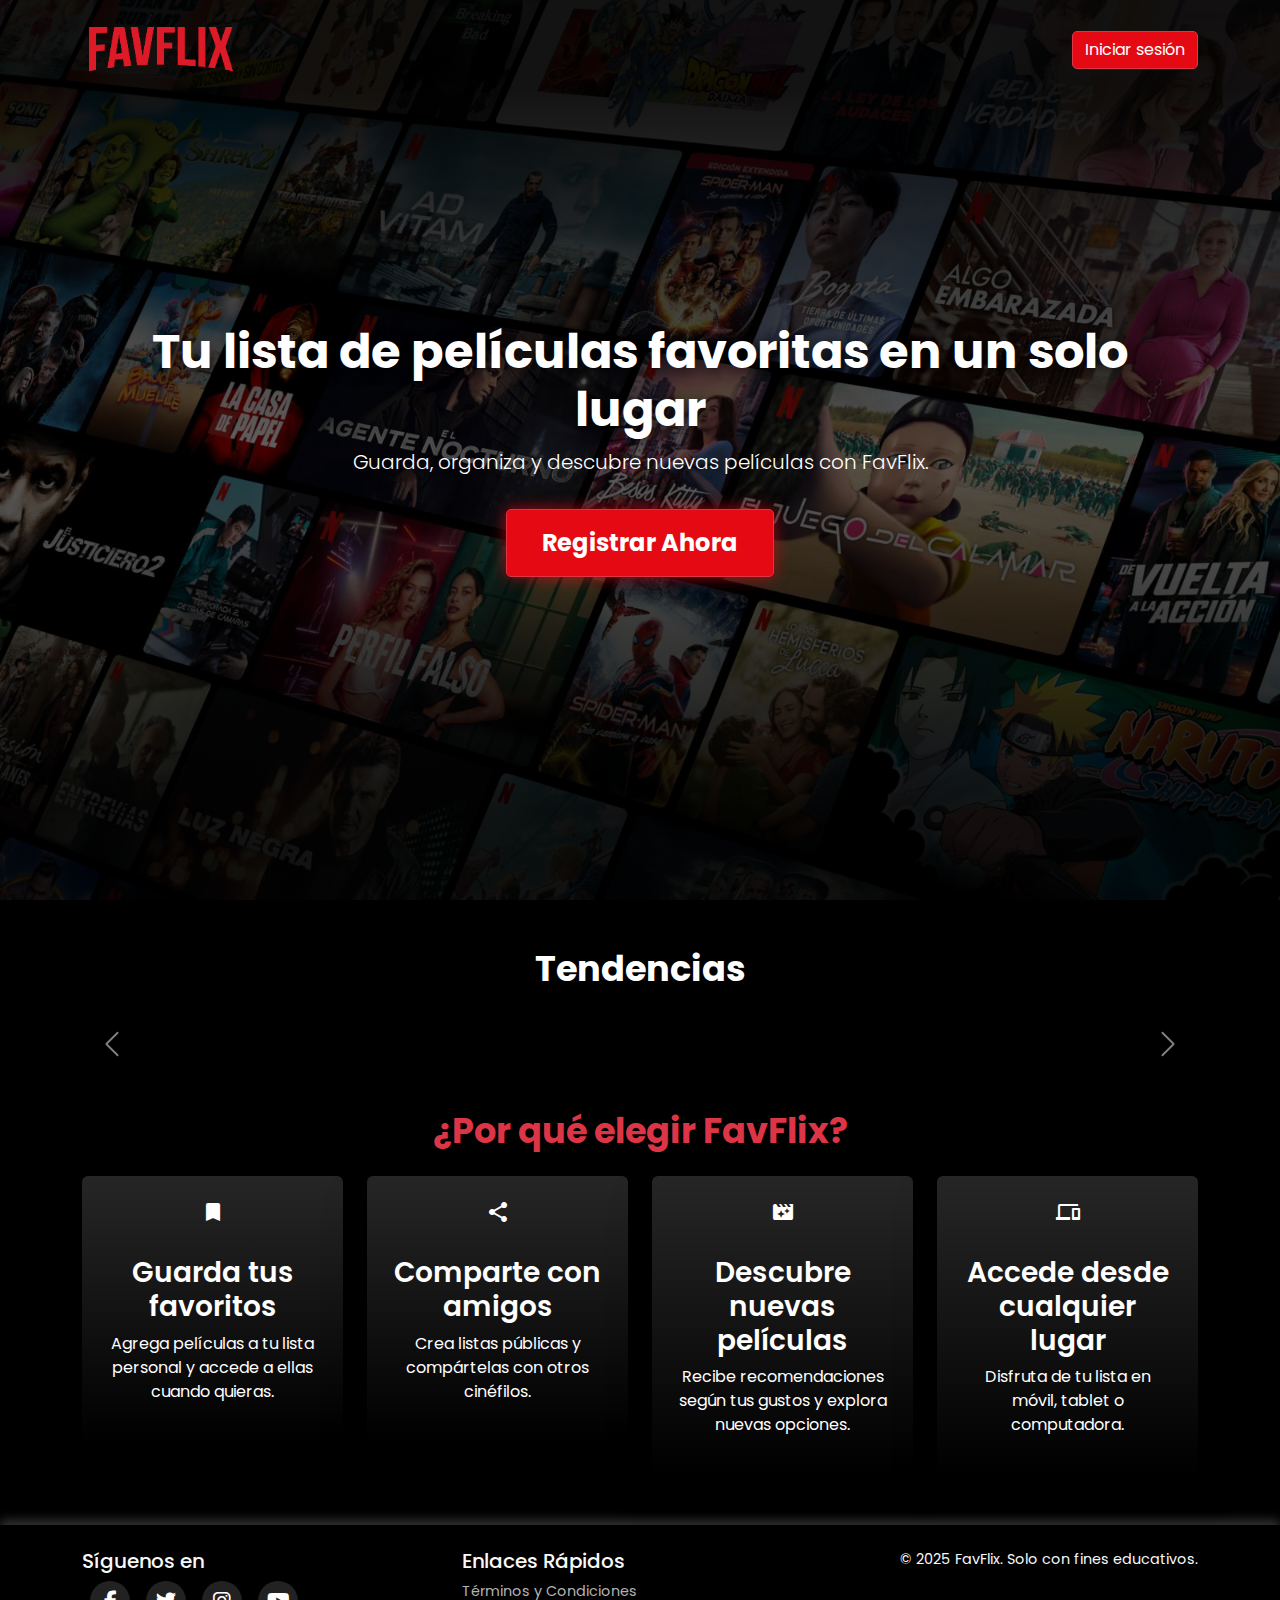
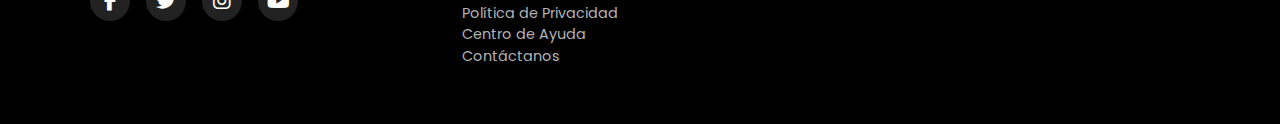
<file: index.html>
<!DOCTYPE html>
<html lang="en">
<head>
  <!-- Configuración básica del documento -->
  <meta charset="UTF-8">
  <meta name="viewport" content="width=device-width, initial-scale=1.0">
  <meta http-equiv="X-UA-Compatible" content="IE=edge">

  <!-- Información para SEO y accesibilidad -->
  <title>FavFlix: Tu plataforma de películas favorita</title>
  <meta name="description" content="FavFlix te permite guardar, organizar y compartir tus películas favoritas en un solo lugar.">
  <meta name="author" content="FavFlix - Grupo 1">
  <meta name="robots" content="index, follow">
  <link rel="icon" href="./assets/img/favicon.ico" type="image/x-icon">

  <!-- Enlaces a hojas de estilo -->
  <link href="https://cdn.jsdelivr.net/npm/bootstrap@5.3.3/dist/css/bootstrap.min.css" rel="stylesheet">
  <link rel="stylesheet" href="./assets/css/styles.css">
  <link href="https://fonts.googleapis.com/icon?family=Material+Icons" rel="stylesheet">
  <link rel="stylesheet" href="https://cdnjs.cloudflare.com/ajax/libs/font-awesome/6.4.2/css/all.min.css">
  <link href="https://fonts.googleapis.com/css2?family=Poppins:wght@300;400;600;700&display=swap" rel="stylesheet">
</head>

<body>
  <!-- Barra de navegación -->
  <nav class="navbar navbar-expand-lg navbar-dark bg-transparent fixed-top">
      <div class="container">
          <!-- Logo -->
          <a class="navbar-brand" href="index.html">
              <img src="./assets/img/Logo-FavFlix.png" alt="Logo de FavFlix" height="50">
          </a>
          <!-- Botón de inicio de sesión -->
          <div class="ms-auto">
              <button class="btn btn-danger" onclick="location.href='/pages/login.html'">Iniciar sesión</button>
          </div>
      </div>
  </nav>

<!-- Sección principal (Hero) -->
    <header class="hero text-center text-white d-flex align-items-center justify-content-center">
      <div class="container">
          <h1 class="fw-bold">Tu lista de películas favoritas en un solo lugar</h1>
          <p class="lead">Guarda, organiza y descubre nuevas películas con FavFlix.</p>
          <button class="btn btn-danger btn-lg mt-3" onclick="location.href='/pages/register.html'">Registrar Ahora</button>
      </div>
    </header>

    <!-- Sección de tendencias -->
    <section class="trending py-5 bg-black text-white">
      <div class="container">
        <h2 class="mb-4 text-white">Tendencias</h2>
        <div id="carouselExample" class="carousel slide" data-bs-ride="carousel" data-bs-interval="3000" data-bs-touch="true">
          <div class="carousel-inner" id="carousel-container">
            <!-- Las películas se insertarán aquí dinámicamente -->
          </div>
          <button class="carousel-control-prev" type="button" data-bs-target="#carouselExample" data-bs-slide="prev" aria-label="Película anterior">
            <span class="carousel-control-prev-icon" aria-hidden="true"></span>
          </button>
          <button class="carousel-control-next" type="button" data-bs-target="#carouselExample" data-bs-slide="next" aria-label="Película siguiente">
            <span class="carousel-control-next-icon" aria-hidden="true"></span>
          </button>
        </div>
      </div>
    </section>

    <!-- Sección de beneficios -->
    <section class="features py-5 bg-black text-white text-center">
      <div class="container">
        <h2 class="mb-4 text-danger fw-bold">¿Por qué elegir FavFlix?</h2>
        <div class="row g-4">
          <div class="col-sm-6 col-md-3">
            <div class="feature-card p-4 rounded shadow-lg bg-gradient text-white position-relative overflow-hidden">
              <div class="feature-overlay"></div>
              <span class="material-icons feature-icon mb-3">bookmark</span>
              <h3 class="mt-3 fw-semibold">Guarda tus favoritos</h3>
              <p>
                Agrega películas a tu lista personal y accede a ellas cuando
                quieras.
              </p>
            </div>
          </div>
          <div class="col-sm-6 col-md-3">
            <div class="feature-card p-4 rounded shadow-lg bg-gradient text-white position-relative overflow-hidden">
              <div class="feature-overlay"></div>
              <span class="material-icons feature-icon mb-3">share</span>
              <h3 class="mt-3 fw-semibold">Comparte con amigos</h3>
              <p>Crea listas públicas y compártelas con otros cinéfilos.</p>
            </div>
          </div>
          <div class="col-sm-6 col-md-3">
            <div class="feature-card p-4 rounded shadow-lg bg-gradient text-white position-relative overflow-hidden">
              <div class="feature-overlay"></div>
              <span class="material-icons feature-icon mb-3">movie_filter</span>
              <h3 class="mt-3 fw-semibold">Descubre nuevas películas</h3>
              <p>
                Recibe recomendaciones según tus gustos y explora nuevas
                opciones.
              </p>
            </div>
          </div>
          <div class="col-sm-6 col-md-3">
            <div class="feature-card p-4 rounded shadow-lg bg-gradient text-white position-relative overflow-hidden">
              <div class="feature-overlay"></div>
              <span class="material-icons feature-icon mb-3">devices</span>
              <h3 class="mt-3 fw-semibold">Accede desde cualquier lugar</h3>
              <p>Disfruta de tu lista en móvil, tablet o computadora.</p>
            </div>
          </div>
        </div>
      </div>
    </section>

    <!-- Modal -->
    <div id="movieModal" class="modal fade" tabindex="-1" aria-hidden="true">
      <div class="modal-dialog modal-dialog-centered modal-xl">
        <div class="modal-content">
          <!-- Botón de cierre (X) -->
          <button type="button" class="close-btn" data-bs-dismiss="modal" aria-label="Cerrar">
            &times;
          </button>

          <div class="modal-body p-0">
            <div class="modal-banner">
              <img id="movieImage" class="modal-img" alt="Imagen de la película"/>
            </div>
            <div class="modal-info">
              <h2 id="movieTitle" class="movie-title"></h2>
              <div class="movie-meta">
                <span id="movieYear"></span> | <span id="movieGenres"></span> |
                <span>16+</span>
              </div>
              <p id="movieOverview" class="movie-overview"></p>
              <button class="btn btn-netflix" onclick="location.href='/pages/register.html'">
                Comienza ya
              </button>
            </div>
          </div>
        </div>
      </div>
    </div>

    <!-- Footer -->
    <footer class="bg-black text-light py-4">
      <div class="container">
        <div class="row text-center text-md-start">
          <!-- Redes Sociales -->
          <div class="col-md-4 mb-3">
            <h5>Síguenos en</h5>
            <div class="d-flex justify-content-center justify-content-md-start">
              <a href="https://www.facebook.com" target="_blank" class="social-icon" >
                <i class="fab fa-facebook-f"></i>
              </a>
              <a href="https://www.twitter.com" target="_blank" class="social-icon">
                <i class="fab fa-twitter"></i>
              </a>
              <a href="https://www.instagram.com" target="_blank" class="social-icon">
                <i class="fab fa-instagram"></i>
              </a>
              <a href="https://www.youtube.com" target="_blank" class="social-icon">
                <i class="fab fa-youtube"></i>
              </a>
            </div>
          </div>

          <!-- Enlaces útiles -->
          <div class="col-md-4 mb-3">
            <h5>Enlaces Rápidos</h5>
            <ul class="list-unstyled">
              <li><a href="#">Términos y Condiciones</a></li>
              <li><a href="#">Política de Privacidad</a></li>
              <li><a href="#">Centro de Ayuda</a></li>
              <li><a href="#">Contáctanos</a></li>
            </ul>
          </div>

          <!-- Copyright -->
          <div class="col-md-4 text-center text-md-end">
            <p class="mb-0">&copy; 2025 FavFlix. Solo con fines educativos.</p>
          </div>
        </div>
      </div>
    </footer>

    <script
      src="https://cdn.jsdelivr.net/npm/bootstrap@5.3.3/dist/js/bootstrap.bundle.min.js"
      integrity="sha384-YvpcrYf0tY3lHB60NNkmXc5s9fDVZLESaAA55NDzOxhy9GkcIdslK1eN7N6jIeHz"
      crossorigin="anonymous"
    ></script>
    <script src="./assets/js/main.js"></script>
  </body>
</html>
</file>
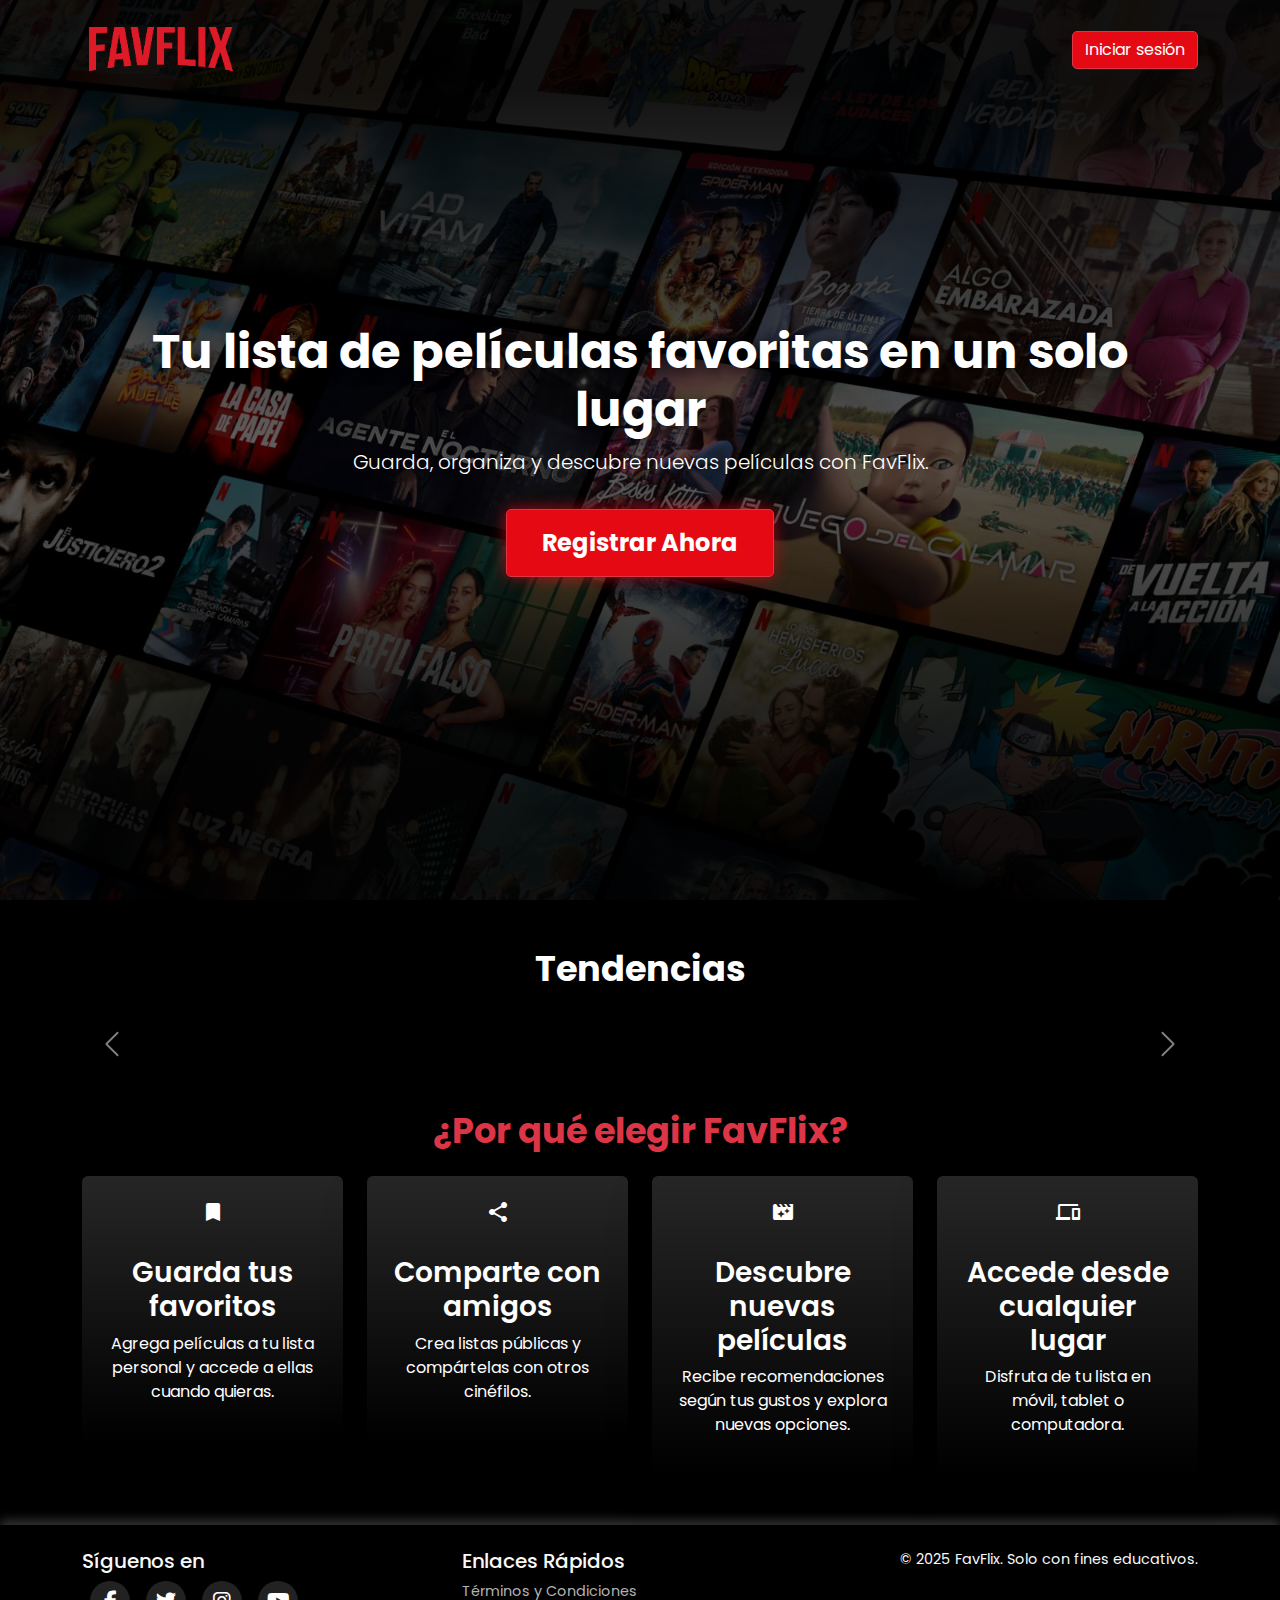
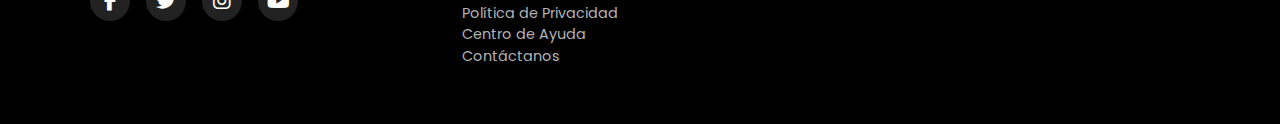
<file: pages/dashboard.html>
<!DOCTYPE html>
<html lang="en">
  <head>
    <meta charset="UTF-8" />
    <meta name="viewport" content="width=device-width, initial-scale=1.0" />
    <meta http-equiv="X-UA-Compatible" content="IE=edge" />

    <!-- Información para SEO y accesibilidad -->
    <title>FavFlix: Tu plataforma de películas favorita</title>
    <meta name="description" content="FavFlix te permite guardar, organizar y compartir tus películas favoritas en un solo lugar.">
    <meta name="author" content="FavFlix - Grupo 1">
    <meta name="robots" content="index, follow">
    <link rel="icon" href="./assets/img/favicon.ico" type="image/x-icon">

    <!-- Enlaces a hojas de estilo -->
    <link href="https://cdn.jsdelivr.net/npm/bootstrap@5.3.3/dist/css/bootstrap.min.css" rel="stylesheet"/>
    <link rel="stylesheet" href="https://cdn.jsdelivr.net/npm/bootstrap-icons@1.11.3/font/bootstrap-icons.min.css"/>
    <link rel="stylesheet" href="../assets/css/dashboard.css" />
    <link rel="stylesheet" href="https://cdnjs.cloudflare.com/ajax/libs/font-awesome/6.4.2/css/all.min.css"/>
    <link href="https://fonts.googleapis.com/css2?family=Poppins:wght@300;400;600;700&display=swap" rel="stylesheet">
  </head>

  <body>
    <!-- Sección del encabezado -->
    <header>
      <!-- Barra de navegación principal -->
      <nav class="navbar navbar-expand-lg fixed-top" id="mainNav">
        <div class="container-fluid px-4">
          <div class="d-flex align-items-center">
            <a class="navbar-brand me-0" href="./dashboard.html">
              <img src="../assets/img/Logo-FavFlix.png" alt="FavFlix Logo" class="logo-img"/>
            </a>
            <button class="navbar-toggler" type="button" data-bs-toggle="collapse" data-bs-target="#navbarContent" aria-controls="navbarContent" aria-expanded="false" aria-label="Toggle navigation">
              <span class="navbar-toggler-icon"></span>
            </button>
          </div>

          <!-- Contenido de la navegación -->
          <div class="collapse navbar-collapse" id="navbarContent">
            <ul class="navbar-nav mx-auto mb-2 mb-lg-0">
              <li class="nav-item"><a class="nav-link active" aria-current="page" href="#">Inicio</a></li>
              <li class="nav-item"><a class="nav-link" href="../pages/peliculas.html">Peliculas</a></li>
              <li class="nav-item"><a class="nav-link" href="../pages/misFavoritos.html">Mis Favoritos</a></li>
            </ul>
          </div>

          <!-- Barra de búsqueda y perfil de usuario -->
          <div class="nav-end d-flex align-items-center">
            <!-- Formulario de búsqueda -->
            <form class="search-form" role="search" id="searchForm">
              <div class="search-wrapper">
                <button class="search-toggle" type="button"><i class="bi bi-search"></i></button>
                <input class="search-input" type="search" placeholder="Título, género, actor" aria-label="Search" id="searchInput" required/>
                <div class="search-results"></div>
              </div>
            </form>

            <!-- Menú desplegable de perfil de usuario -->
            <div class="dropdown profile-wrapper">
              <button class="btn profile-btn" type="button" id="profileDropdown" data-bs-toggle="dropdown" aria-expanded="false" aria-haspopup="true" aria-controls="profileMenu">
                <div class="profile-initials">?</div>
              </button>
              <ul class="dropdown-menu dropdown-menu-end" id="profileMenu" aria-labelledby="profileDropdown" role="menu">
                <li role="none"><a class="dropdown-item" href="#" role="menuitem"><i class="bi bi-person"></i> Ver Perfil</a></li>
                <li role="none"><a class="dropdown-item" href="#" role="menuitem"><i class="bi bi-gear"></i> Configuración</a></li>
                <li role="none"><hr class="dropdown-divider" /></li>
                <li role="none"><a class="dropdown-item" href="#" id="logout" role="menuitem"><i class="bi bi-box-arrow-right"></i> Cerrar Sesión</a></li>
              </ul>
            </div>
          </div>
        </div>
      </nav>
    </header>

    <!-- Sección principal -->
    <main>
      <!-- Sección destacada -->
      <section class="hero-section">
        <div class="hero-content">
          <div class="container-fluid px-4">
            <div class="row">
              <div class="col-lg-6">
                <h1 class="hero-title"></h1>
                <p class="hero-description"></p>
                <div class="hero-actions">
                  <button class="btn btn-secondary btn-lg info-btn"><i class="bi bi-info-circle"></i> Más información</button>
                </div>
              </div>
            </div>
          </div>
          <span class="age-rating"></span>
        </div>
        <div class="hero-overlay"></div>
        <div class="hero-fade"></div>
      </section>

      <!-- Catálogo de películas -->
      <section class="Catalogo-peliculas">
        <h5 class="my-3">Películas Populares</h5>
        <div class="peliculas d-flex overflow-x-auto" id="populares"></div>
      </section>
      <section class="Catalogo-peliculas">
        <h5 class="my-3">Películas de Estreno</h5>
        <div class="peliculas d-flex overflow-x-auto" id="estrenos"></div>
      </section>
      <section class="Catalogo-peliculas">
        <h5 class="my-3">Películas más vistas</h5>
        <div class="peliculas d-flex overflow-x-auto" id="vistas"></div>
      </section>
      <section class="Catalogo-peliculas resultados-container">
        <h5 class="my-3">Resultados de búsqueda</h5>
        <div class="peliculas d-flex overflow-x-auto" id="resultados-busqueda"></div>
      </section>

      <!-- Modal de información de película -->
      <div class="modal fade" id="movieModal" tabindex="-1" aria-labelledby="movieModalLabel" aria-hidden="true">
        <div class="modal-dialog">
          <div class="modal-content">
            <div class="modal-header bg-black">
              <h5 class="modal-title" id="movieTitle"></h5>
            </div>
            <div class="modal-body text-center bg-black">
              <img id="movieImage" src="" class="img-fluid mb-3" alt="Movie Poster"/>
              <p id="movieDescription"></p>
              <p><strong>Año:</strong> <span id="movieYear"></span></p>
              <p><strong>Género:</strong> <span id="movieGenre"></span></p>
            </div>
            <div class="modal-footer bg-black">
            </div>
          </div>
        </div>
      </div>
    </main>

    <!-- Pie de página -->
    <footer class="bg-black text-light py-4">
      <div class="container">
        <div class="row text-center text-md-start">
          <!-- Redes Sociales -->
          <div class="col-md-4 mb-3">
            <h5>Síguenos en</h5>
            <div class="d-flex justify-content-center justify-content-md-start">
              <a href="https://www.facebook.com" target="_blank" class="social-icon"><i class="fab fa-facebook-f"></i></a>
              <a href="https://www.twitter.com"  target="_blank" class="social-icon"><i class="fab fa-twitter"></i></a>
              <a href="https://www.instagram.com" target="_blank" class="social-icon"><i class="fab fa-instagram"></i></a>
              <a href="https://www.youtube.com" target="_blank" class="social-icon"><i class="fab fa-youtube"></i></a>
            </div>
          </div>

          <!-- Enlaces útiles -->
          <div class="col-md-4 mb-3">
            <h5>Enlaces Rápidos</h5>
            <ul class="list-unstyled">
              <li><a href="#">Términos y Condiciones</a></li>
              <li><a href="#">Política de Privacidad</a></li>
              <li><a href="#">Centro de Ayuda</a></li>
              <li><a href="#">Contáctanos</a></li>
            </ul>
          </div>

          <!-- Copyright -->
          <div class="col-md-4 text-center text-md-end">
            <p class="mb-0">&copy; 2025 FavFlix. Solo con fines educativos.</p>
          </div>
        </div>
      </div>
    </footer>

    <!-- Enlaces a scripts -->
    <script src="https://cdn.jsdelivr.net/npm/bootstrap@5.3.0/dist/js/bootstrap.bundle.min.js"></script>
    <script src="../assets/js/dashboard.js"></script>
  </body>
</html>
</file>
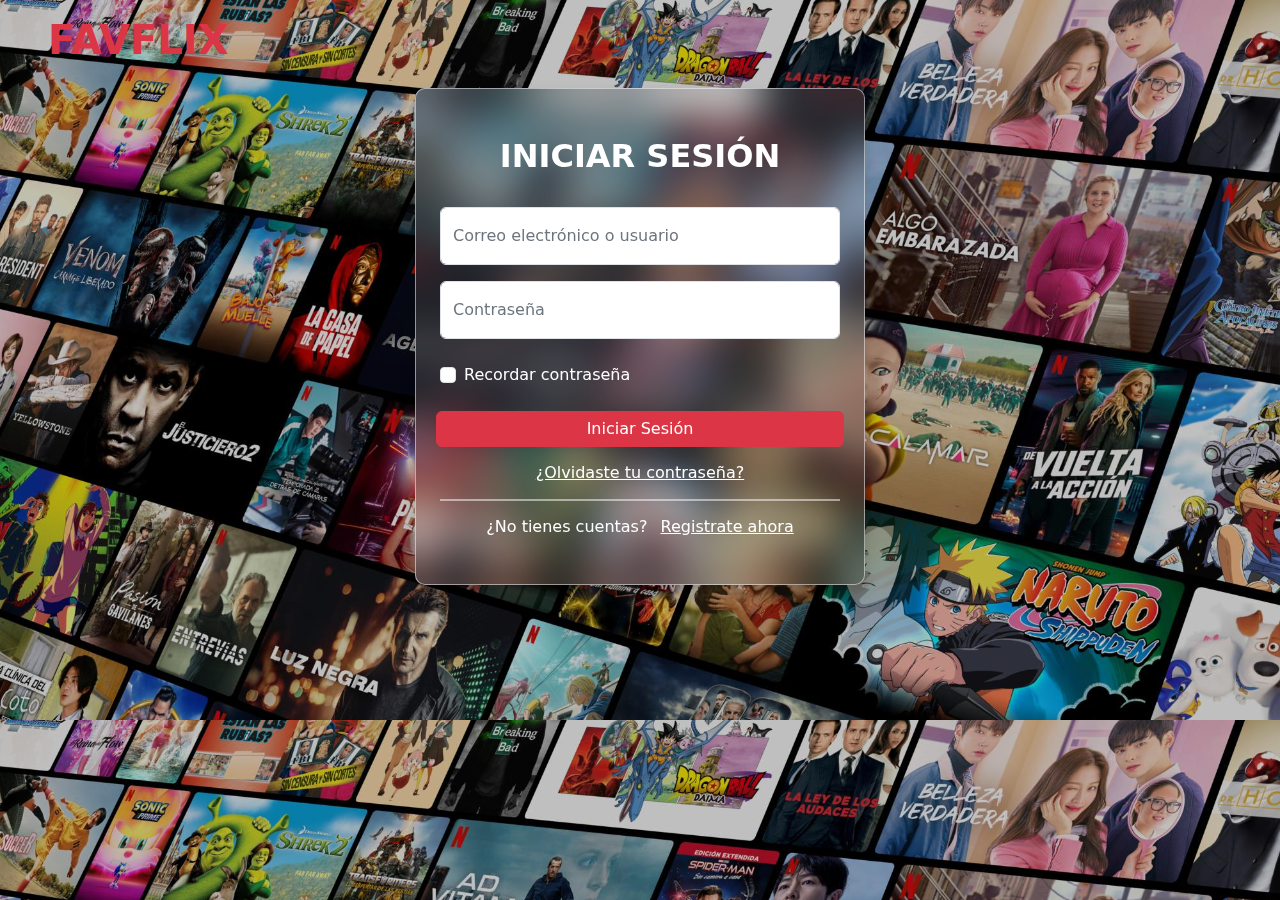
<file: pages/login.html>
<!DOCTYPE html>
<html lang="en">
<head>
    <meta charset="UTF-8">
    <meta name="viewport" content="width=device-width, initial-scale=1.0">
    <title>Iniciar sesion</title>
    <link href="https://cdn.jsdelivr.net/npm/bootstrap@5.3.3/dist/css/bootstrap.min.css" rel="stylesheet" integrity="sha384-QWTKZyjpPEjISv5WaRU9OFeRpok6YctnYmDr5pNlyT2bRjXh0JMhjY6hW+ALEwIH" crossorigin="anonymous">
    <link rel="stylesheet" href="../assets/css/login.css">
</head>
<body>
    <header class="mb-4">
        <nav class="pt-3 ps-5"><h2 class="text-danger fs-1 fw-bold">FAVFLIX</h2></nav>
    </header>

    <section class="d-flex justify-content-center">
        <div class="css-login pt-5 pb-4 px-4">
            <h2 class="text-white text-center pb-4 fs-2 fw-bold">INICIAR SESIÓN</h2>
            <form id="loginUser">
                <div class="form-floating text-secondary">
                    <input type="text" class="form-control mb-3" id="loginInput" placeholder="Correo electrónico o usuario" required>
                    <label for="loginInput">Correo electrónico o usuario</label>
                </div>

                <div class="form-floating text-secondary">
                    <input type="password" class="form-control" id="password" placeholder="Contraseña" required>
                    <label for="password">Contraseña</label>
                </div>

                <small id="loginError" class="text-danger"></small>

                <div class="my-4 form-check">
                    <input type="checkbox" class="form-check-input" id="rememberMe" name="rememberMe">
                    <label class="form-check-label text-white" for="rememberMe">Recordar contraseña</label>
                </div>
                
                <div class="contenedor d-flex justify-content-center">
                    <button type="submit" class="btn btn-danger">Iniciar Sesión</button>
                </div>

                <h6 class="my-3 text-center"><a class="text-white" href="#">¿Olvidaste tu contraseña?</a></h6>

                
                <div class="css-login-separator bg-white bg-opacity-50"></div>
                <div class="py-3 d-flex justify-content-center">
                    <h6 class="text-white">¿No tienes cuentas? <a class="text-white ms-2" href="/pages/register.html">Registrate ahora</a></h6>
                </div>      
            </form>
        </div>        
    </section>
    <script src="/assets/js/login.js"></script>
    <script src="https://cdn.jsdelivr.net/npm/bootstrap@5.3.3/dist/js/bootstrap.bundle.min.js" integrity="sha384-YvpcrYf0tY3lHB60NNkmXc5s9fDVZLESaAA55NDzOxhy9GkcIdslK1eN7N6jIeHz" crossorigin="anonymous"></script>
    <script src="https://cdn.jsdelivr.net/npm/@popperjs/core@2.11.8/dist/umd/popper.min.js" integrity="sha384-I7E8VVD/ismYTF4hNIPjVp/Zjvgyol6VFvRkX/vR+Vc4jQkC+hVqc2pM8ODewa9r" crossorigin="anonymous"></script>
    <script src="https://cdn.jsdelivr.net/npm/bootstrap@5.3.3/dist/js/bootstrap.min.js" integrity="sha384-0pUGZvbkm6XF6gxjEnlmuGrJXVbNuzT9qBBavbLwCsOGabYfZo0T0to5eqruptLy" crossorigin="anonymous"></script>
</body>
</html>
</file>
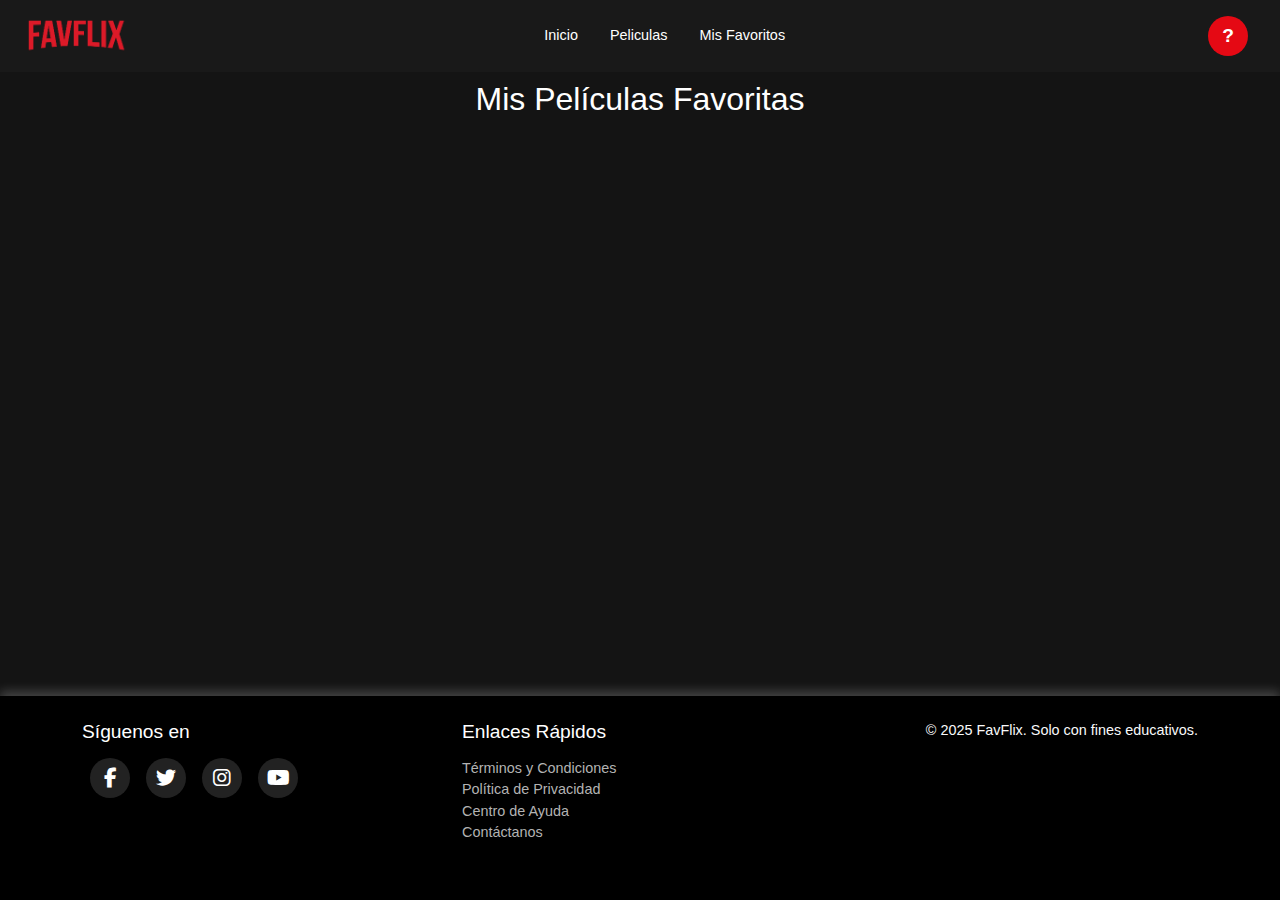
<file: pages/misFavoritos.html>
<!DOCTYPE html>
<html lang="en">
  <head>
    <meta charset="UTF-8" />
    <meta name="viewport" content="width=device-width, initial-scale=1.0" />
    <meta http-equiv="X-UA-Compatible" content="IE=edge" />

    <!-- Información para SEO y accesibilidad -->
    <title>FavFlix: Tu plataforma de películas favorita</title>
    <meta name="description" content="FavFlix te permite guardar, organizar y compartir tus películas favoritas en un solo lugar.">
    <meta name="author" content="FavFlix - Grupo 1">
    <meta name="robots" content="index, follow">
    <link rel="icon" href="./assets/img/favicon.ico" type="image/x-icon">

    <!-- Enlaces a hojas de estilo -->
    <link href="https://cdn.jsdelivr.net/npm/bootstrap@5.3.3/dist/css/bootstrap.min.css" rel="stylesheet" />
    <link rel="stylesheet" href="https://cdn.jsdelivr.net/npm/bootstrap-icons@1.11.3/font/bootstrap-icons.min.css" />
    <link rel="stylesheet" href="../assets/css/misFavoritos.css" />
    <link rel="stylesheet" href="https://cdnjs.cloudflare.com/ajax/libs/font-awesome/6.4.2/css/all.min.css"/>
  </head>

  <body>
    <!-- Sección del encabezado -->
    <header>
      <!-- Barra de navegación principal -->
      <nav class="navbar navbar-expand-lg fixed-top" id="mainNav">
        <div class="container-fluid px-4">
          <div class="d-flex align-items-center">
            <a class="navbar-brand me-0" href="./dashboard.html">
              <img src="../assets/img/Logo-FavFlix.png" alt="FavFlix Logo" class="logo-img"/>
            </a>
            <button class="navbar-toggler" type="button" data-bs-toggle="collapse" data-bs-target="#navbarContent" aria-controls="navbarContent" aria-expanded="false" aria-label="Toggle navigation">
              <span class="navbar-toggler-icon"></span>
            </button>
          </div>

          <!-- Contenido de la navegación -->
          <div class="collapse navbar-collapse" id="navbarContent">
            <ul class="navbar-nav mx-auto mb-2 mb-lg-0">
              <li class="nav-item"><a class="nav-link active" aria-current="page" href="../pages/dashboard.html">Inicio</a></li>
              <li class="nav-item"><a class="nav-link" href="../pages/peliculas.html">Peliculas</a></li>
              <li class="nav-item"><a class="nav-link" href="../pages/misFavoritos.html">Mis Favoritos</a></li>
            </ul>
          </div>
          
          <!-- Barra de búsqueda y perfil de usuario -->
          <div class="nav-end d-flex align-items-center">

            <!-- Menú desplegable de perfil de usuario -->
            <div class="dropdown profile-wrapper">
              <button class="btn profile-btn" type="button" id="profileDropdown" data-bs-toggle="dropdown" aria-expanded="false" aria-haspopup="true" aria-controls="profileMenu">
                <div class="profile-initials">?</div>
              </button>
              <ul class="dropdown-menu dropdown-menu-end" id="profileMenu" aria-labelledby="profileDropdown" role="menu">
                <li role="none">
                  <a class="dropdown-item" href="#" role="menuitem">
                    <i class="bi bi-person"></i> Ver Perfil
                  </a>
                </li>
                <li role="none">
                  <a class="dropdown-item" href="#" role="menuitem">
                    <i class="bi bi-gear"></i> Configuración
                  </a>
                </li>
                <li role="none">
                  <hr class="dropdown-divider" />
                </li>
                <li role="none">
                  <a class="dropdown-item" href="#" id="logout" role="menuitem">
                    <i class="bi bi-box-arrow-right"></i> Cerrar Sesión
                  </a>
                </li>
              </ul>
            </div>
          </div>
        </div>
      </nav>
    </header>

    <!-- Sección principal -->
    <main>
      <div class="mt-5">
        <h2 class="text-center mb-4">Mis Películas Favoritas</h2>
        <div id="favoritos-container" class="row g-4"></div>
      </div>
    </main>

    <!-- Pie de página -->
    <footer class="bg-black text-light py-4">
      <div class="container">
        <div class="row text-center text-md-start">
          <!-- Redes Sociales -->
          <div class="col-md-4 mb-3">
            <h5>Síguenos en</h5>
            <div class="d-flex justify-content-center justify-content-md-start">
              <a href="https://www.facebook.com" target="_blank" class="social-icon"><i class="fab fa-facebook-f"></i></a>
              <a href="https://www.twitter.com"  target="_blank" class="social-icon"><i class="fab fa-twitter"></i></a>
              <a href="https://www.instagram.com" target="_blank" class="social-icon"><i class="fab fa-instagram"></i></a>
              <a href="https://www.youtube.com" target="_blank" class="social-icon"><i class="fab fa-youtube"></i></a>
            </div>
          </div>

          <!-- Enlaces útiles -->
          <div class="col-md-4 mb-3">
            <h5>Enlaces Rápidos</h5>
            <ul class="list-unstyled">
              <li><a href="#">Términos y Condiciones</a></li>
              <li><a href="#">Política de Privacidad</a></li>
              <li><a href="#">Centro de Ayuda</a></li>
              <li><a href="#">Contáctanos</a></li>
            </ul>
          </div>

          <!-- Copyright -->
          <div class="col-md-4 text-center text-md-end">
            <p class="mb-0">&copy; 2025 FavFlix. Solo con fines educativos.</p>
          </div>
        </div>
      </div>
    </footer>

    <!-- Enlaces a scripts -->
    <script src="https://cdn.jsdelivr.net/npm/bootstrap@5.3.0/dist/js/bootstrap.bundle.min.js"></script>
    <script src="../assets/js/misFavoritos.js"></script>

  </body>
</html>
</file>
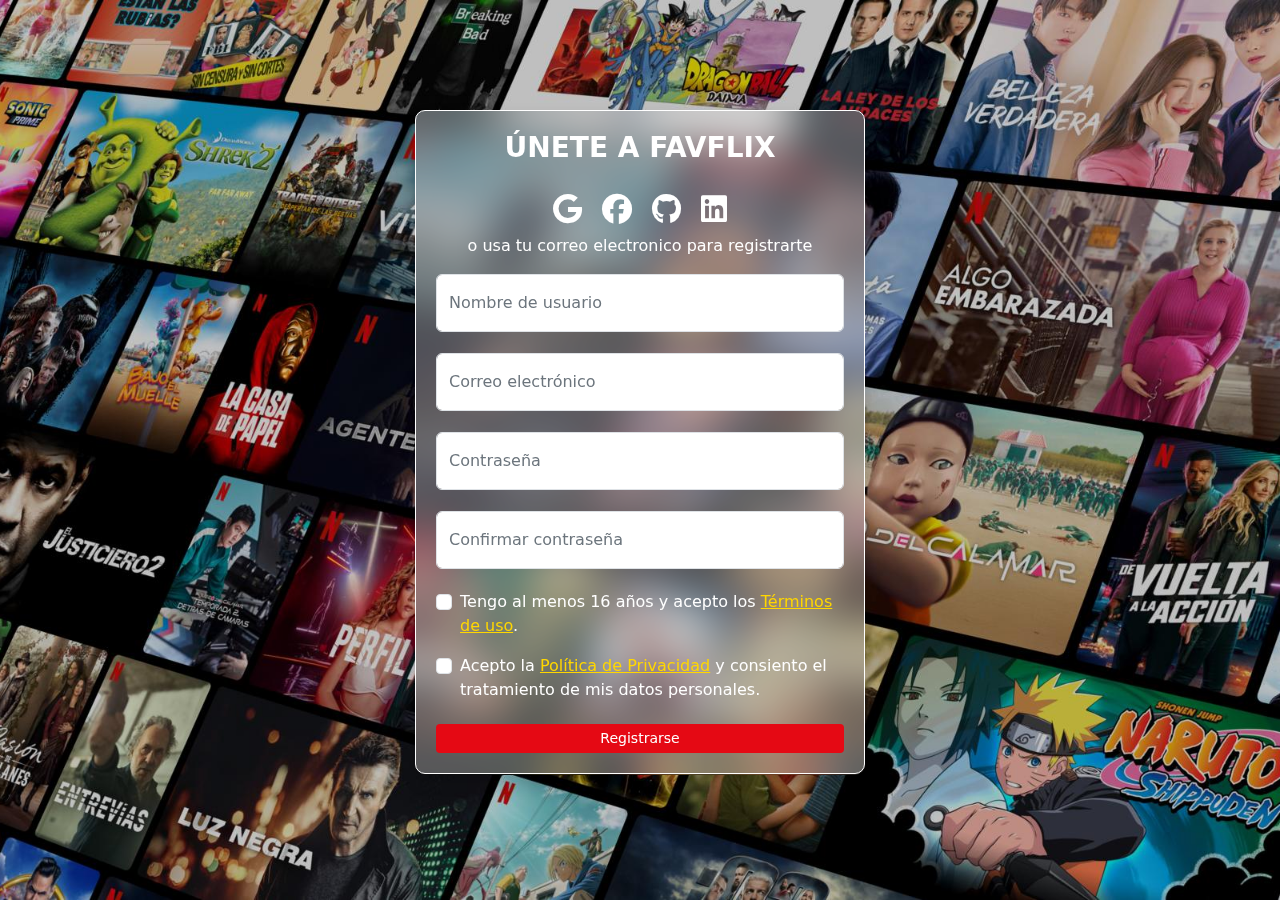
<file: pages/register.html>
<!DOCTYPE html>
<html lang="en">
  <head>
    <!-- Codificación de caracteres y configuración de la vista -->
    <meta charset="UTF-8" />
    <meta name="viewport" content="width=device-width, initial-scale=1.0" />

    <!-- Compatibilidad con navegadores antiguos (opcional, pero recomendado) -->
    <meta http-equiv="X-UA-Compatible" content="IE=edge" />

    <!-- Título de la página -->
    <title>FavFlix: Tu plataforma de películas favorita</title>

    <!-- Descripción (Importante para SEO y accesibilidad) -->
    <meta
      name="description"
      content="FavFlix te permite guardar, organizar y compartir tus películas favoritas en un solo lugar."
    />

    <!-- Autor del sitio -->
    <meta name="author" content="FavFlix - Grupo 1" />

    <!-- Indexación en buscadores -->
    <meta name="robots" content="index, follow" />

    <!-- Favicon -->
    <link rel="icon" href="./assets/img/favicon.ico" type="image/x-icon" />

    <link
      href="https://cdn.jsdelivr.net/npm/bootstrap@5.3.3/dist/css/bootstrap.min.css"
      rel="stylesheet"
      integrity="sha384-QWTKZyjpPEjISv5WaRU9OFeRpok6YctnYmDr5pNlyT2bRjXh0JMhjY6hW+ALEwIH"
      crossorigin="anonymous"
    />
    <link
      rel="stylesheet"
      href="https://cdnjs.cloudflare.com/ajax/libs/font-awesome/6.7.2/css/all.min.css"
      integrity="sha512-Evv84Mr4kqVGRNSgIGL/F/aIDqQb7xQ2vcrdIwxfjThSH8CSR7PBEakCr51Ck+w+/U6swU2Im1vVX0SVk9ABhg=="
      crossorigin="anonymous"
      referrerpolicy="no-referrer"
    />

    <link
      href="https://fonts.googleapis.com/css2?family=Poppins:wght@300;400;600;700&display=swap"
      rel="stylesheet"
    />

    <link rel="stylesheet" href="/assets/css/register.css" />
    <title>FavFlix</title>
  </head>

  <body class="overlay">
    <div class="vh-100 d-flex justify-content-center align-items-center">
      <form id="registerForm" class="d-flex flex-column mb-3">
        <h3>Únete a FavFlix</h3>
        <div class="icons">
          <i class="fa-brands fa-google"></i>
          <i class="fa-brands fa-facebook"></i>
          <i class="fa-brands fa-github"></i>
          <i class="fa-brands fa-linkedin"></i>
        </div>
        <p>o usa tu correo electronico para registrarte</p>
        <div class="form-floating mb-3 text-secondary">
          <input
            type="text"
            class="form-control"
            id="username"
            placeholder="Nombre de usuario"
            required
            maxlength="15"
          />
          <label for="username">Nombre de usuario</label>
          <small id="usernameError" class="text-danger"></small>
        </div>
        <div class="form-floating mb-3 text-secondary">
          <input
            type="email"
            class="form-control"
            id="email"
            placeholder="name@example.com"
            required
          />
          <label for="email">Correo electrónico</label>
          <small id="emailError" class="text-danger"></small>
        </div>
        <div class="form-floating mb-3 text-secondary">
          <input
            type="password"
            class="form-control"
            id="password"
            placeholder="Contraseña"
            required
            autocomplete="off"
            maxlength="20"
          />
          <label for="password">Contraseña</label>
          <small id="passwordError" class="text-danger"></small>
        </div>
        <div class="form-floating text-secondary">
          <input
            type="password"
            class="form-control"
            id="confirmPassword"
            placeholder="Confirmar contraseña"
            required
          />
          <label for="confirmPassword">Confirmar contraseña</label>
          <small id="confirmPasswordError" class="text-danger"></small>
        </div>
        <div class="form-check my-3">
          <input
            class="form-check-input"
            type="checkbox"
            value=""
            id="termsCheck"
            required
          />
          <label class="form-check-label" for="termsCheck">
            Tengo al menos 16 años y acepto los
            <a href="#" data-bs-toggle="modal" data-bs-target="#termsModal"
              >Términos de uso</a
            >.</label
          >
        </div>
        <div class="form-check">
          <input
            class="form-check-input"
            type="checkbox"
            value=""
            id="privacyCheck"
            required
          />
          <label class="form-check-label" for="privacyCheck">
            Acepto la
            <a href="#" data-bs-toggle="modal" data-bs-target="#privacyModal"
              >Política de Privacidad</a
            >
            y consiento el tratamiento de mis datos personales.</label
          >
        </div>
        <button type="submit" class="btn btn-danger btn-sm">Registrarse</button>
      </form>
    </div>

    <!-- Modal de Términos y Condiciones -->
    <div
      class="modal fade"
      id="termsModal"
      tabindex="-1"
      aria-labelledby="termsModalLabel"
      aria-hidden="true"
    >
      <div class="modal-dialog modal-lg">
        <div class="modal-content bg-dark">
          <div class="modal-header">
            <h5 class="modal-title" id="termsModalLabel">
              Términos y Condiciones
            </h5>
            <button
              type="button"
              class="btn-close"
              data-bs-dismiss="modal"
              aria-label="Cerrar"
            ></button>
          </div>
          <div class="modal-body">
            <h6>1. Definiciones</h6>
            <p>
              <strong>FavFlix:</strong> Plataforma en línea para organizar y
              compartir películas.
            </p>
            <p><strong>Usuario:</strong> Persona registrada en FavFlix.</p>
            <p>
              <strong>Contenido:</strong> Películas, reseñas, comentarios y
              otros datos compartidos.
            </p>
            <h6>2. Registro y Cuenta de Usuario</h6>
            <p>
              Para usar FavFlix, debes proporcionar información real. Eres
              responsable de tu cuenta.
            </p>
            <h6>3. Uso de los Servicios</h6>
            <p>
              No puedes compartir contenido ofensivo o protegido por derechos de
              autor sin permiso.
            </p>
            <h6>4. Privacidad y Protección de Datos</h6>
            <p>
              FavFlix protege tu información de acuerdo con nuestra
              <a href="#" data-bs-toggle="modal" data-bs-target="#privacyModal"
                >Política de Privacidad</a
              >.
            </p>
            <h6>5. Propiedad Intelectual</h6>
            <p>No puedes copiar ni distribuir contenido sin permiso.</p>
            <h6>6. Responsabilidad del Usuario</h6>
            <p>FavFlix no se hace responsable del mal uso de la plataforma.</p>
            <h6>7. Modificaciones y Terminación</h6>
            <p>
              FavFlix puede actualizar estos términos y suspender cuentas que
              los incumplan.
            </p>
            <h6>8. Contacto</h6>
            <p>
              Si tienes dudas, contáctanos en
              <a href="mailto:soporte@favflix.com">soporte@favflix.com</a>.
            </p>
          </div>
          <div class="modal-footer">
            <button
              type="button"
              class="btn btn-secondary"
              data-bs-dismiss="modal"
            >
              Cerrar
            </button>
          </div>
        </div>
      </div>
    </div>

    <!-- Modal de Política de Privacidad -->
    <div
      class="modal fade"
      id="privacyModal"
      tabindex="-1"
      aria-labelledby="privacyModalLabel"
      aria-hidden="true"
    >
      <div class="modal-dialog modal-lg">
        <div class="modal-content bg-dark">
          <div class="modal-header">
            <h5 class="modal-title" id="privacyModalLabel">
              Política de Privacidad
            </h5>
            <button
              type="button"
              class="btn-close"
              data-bs-dismiss="modal"
              aria-label="Cerrar"
            ></button>
          </div>
          <div class="modal-body">
            <p><strong>Última actualización:</strong> [Fecha]</p>
            <h6>1. Introducción</h6>
            <p>
              En FavFlix, nos comprometemos a proteger tu privacidad y a
              garantizar la seguridad de tus datos personales.
            </p>
            <h6>2. Información que recopilamos</h6>
            <ul>
              <li>Nombre de usuario y correo electrónico al registrarte.</li>
              <li>
                Preferencias de películas, listas y reseñas creadas en la
                plataforma.
              </li>
              <li>
                Datos de uso, como interacciones con el contenido y tiempo de
                actividad.
              </li>
            </ul>
            <h6>3. Uso de la Información</h6>
            <p>Utilizamos tu información para:</p>
            <ul>
              <li>Personalizar tu experiencia en FavFlix.</li>
              <li>
                Mejorar la plataforma y desarrollar nuevas funcionalidades.
              </li>
              <li>
                Enviar notificaciones sobre actualizaciones y ofertas (solo si
                aceptaste recibirlas).
              </li>
            </ul>
            <h6>4. Protección de Datos</h6>
            <p>
              Implementamos medidas de seguridad para proteger tu información.
              Sin embargo, no podemos garantizar una seguridad absoluta en
              Internet.
            </p>
            <h6>5. Compartición de Datos</h6>
            <p>
              No compartimos tu información con terceros sin tu consentimiento,
              excepto cuando sea necesario por ley.
            </p>
            <h6>6. Derechos del Usuario</h6>
            <p>En cualquier momento, puedes:</p>
            <ul>
              <li>
                Solicitar acceso a los datos que hemos recopilado sobre ti.
              </li>
              <li>Modificar o eliminar tu información personal.</li>
              <li>Solicitar que no usemos tus datos para ciertos fines.</li>
            </ul>
            <h6>7. Cambios en la Política de Privacidad</h6>
            <p>
              Podemos actualizar esta política en cualquier momento.
              Notificaremos cualquier cambio importante.
            </p>
            <h6>8. Contacto</h6>
            <p>
              Si tienes preguntas sobre nuestra política de privacidad,
              contáctanos en
              <a href="mailto:soporte@favflix.com">soporte@favflix.com</a>.
            </p>
          </div>
          <div class="modal-footer">
            <button
              type="button"
              class="btn btn-secondary"
              data-bs-dismiss="modal"
            >
              Cerrar
            </button>
          </div>
        </div>
      </div>
    </div>

    <script src="/assets/js/register.js"></script>
    <script
      src="https://cdn.jsdelivr.net/npm/@popperjs/core@2.11.8/dist/umd/popper.min.js"
      integrity="sha384-I7E8VVD/ismYTF4hNIPjVp/Zjvgyol6VFvRkX/vR+Vc4jQkC+hVqc2pM8ODewa9r"
      crossorigin="anonymous"
    ></script>
    <script
      src="https://cdn.jsdelivr.net/npm/bootstrap@5.3.3/dist/js/bootstrap.min.js"
      integrity="sha384-0pUGZvbkm6XF6gxjEnlmuGrJXVbNuzT9qBBavbLwCsOGabYfZo0T0to5eqruptLy"
      crossorigin="anonymous"
    ></script>
  </body>
</html>
</file>
<file: assets/css/styles.css>
/* ==========================
   VARIABLES Y CONFIGURACIÓN GLOBAL
   ========================== */
:root {
  --netflix-red: #e50914;
  --netflix-red-hover: #f40612;
  --netflix-black: #141414;
}

* {
  margin: 0;
  padding: 0;
  box-sizing: border-box;
}

body {
  font-family: "Poppins", sans-serif;
  background-color: var(--netflix-black);
  color: white;
  text-align: center;
}

/* ========================== */
/*    ESTILOS DE LA NAVBAR    */
/* ========================== */
/* Estilos de la barra de navegación */
.navbar {
  position: absolute; /* Fija la barra en la parte superior de la página */
  width: 100%; /* Ocupa todo el ancho */
  /* top: 0; */
  background: rgba(0, 0, 0, 0.7);
  padding: 15px 0;
  transition: background 0.3s ease-in-out;
  z-index: 1000;
}

/* Estilos del logo */
.navbar-brand img {
  height: 60px; /* tamaño del logo */
  transition: transform 0.3s;
}

.navbar-brand img:hover {
  transform: scale(1.1);
}

/* ==========================
   BOTONES GENERALES
   ========================== */

/* Estilos del botón de inicio de sesión */
.btn-danger {
  background-color: var(--netflix-red);
  border-radius: 5px;
  transition: background 0.3s ease, transform 0.2s;
}

.btn-danger:hover {
  background-color: var(--netflix-red-hover);
  transform: scale(1.05);
}

/* ==========================
   HERO SECTION (Sección principal)
   ========================== */
.hero {
  background-image: url("/assets/img/favflix-background.jpg");
  background-size: cover; /* La imagen cubre toda la pantalla */
  background-position: center;
  height: 100vh; /* Altura del 100% de la pantalla */
  display: flex;
  align-items: center;
  justify-content: center;
  position: relative;
}

/* Efecto de degradado oscuro sobre la imagen de fondo */
.hero::before {
  content: "";
  position: absolute;
  width: 100%;
  height: 100%;
  background: linear-gradient(
    to bottom,
    rgba(0, 0, 0, 0.9) 10%, 
    rgba(0, 0, 0, 0.5) 50%,
    rgba(0, 0, 0, 0.9) 90%
  );
  z-index: 0;
}

/* Contenedor de texto dentro de la sección Hero */
.hero .container {
  /* position: relative; */
  z-index: 1;
}

/* Estilos del título principal */
.hero h1 {
  font-size: clamp(2rem, 5vw, 3rem); /* Ajuste dinámico del tamaño del texto */
  font-weight: bold;
  text-shadow: 2px 2px 15px rgba(0, 0, 0, 0.8); /* Sombra para mejorar la visibilidad */
}

/* Botón de "Registrar Ahora" */
.hero .btn-danger {
  padding: 15px 35px; /* Tamaño del botón */
  font-size: 1.5rem;
  font-weight: bold;
  box-shadow: 0px 0px 15px rgba(229, 9, 20, 0.7);
  transition: transform 0.3s ease, box-shadow 0.3s ease;
}

.hero .btn-danger:hover {
  transform: scale(1.1);
  box-shadow: 0px 0px 25px rgba(229, 9, 20, 1);
}

/* ========================== */
/*  SECCIÓN DE TENDENCIAS (TRENDING) */
/* ========================== */
/* Contenedor general de la sección de tendencias */
.trending {
  text-align: center;
  padding-left: 0;
  background: linear-gradient(to top, rgba(0, 0, 0, 0.9), rgba(0, 0, 0, 0));
}

/* Contenedor de películas dentro del carrusel */
.trend-group {
  display: flex;
  gap: 35px;
  justify-content: center;
  align-items: center;
  overflow-x: auto;
  scroll-behavior: smooth;
  padding: 20px 0;
  max-width: 90%;
  margin: 0 auto;
}

/* Ocultar la barra de desplazamiento */
.trend-group::-webkit-scrollbar {
  display: none;
}

/* Cada película en la lista de tendencias */
.trend-item {
  flex: 0 0 auto;
  position: relative;
  min-width: 190px;
  height: 290px;
  border-radius: 10px;
  transition: transform 0.3s ease-in-out, box-shadow 0.3s ease-in-out;
}

/* Estilos de las imágenes de las películas */
.trend-item img.trend-img {
  width: 100%;
  height: 100%;
  object-fit: cover;
  border-radius: 10px;
}

.trend-item:hover {
  transform: scale(1.1);
  cursor: pointer;
  z-index: 10;
  box-shadow: 0px 3px 3px rgba(255, 255, 255, 0.2);
}

/* Número de ranking en las películas */
.trend-number {
  position: absolute;
  left: -20px; /* Lo desplaza a la izquierda */
  bottom: -15px; /* Lo mueve hacia abajo */
  font-size: clamp(3rem, 5vw, 5.5rem); /* Ajusta dinámicamente el tamaño del texto */
  font-weight: bold;
  color: black;
  -webkit-text-stroke: 1px white; /* Borde blanco alrededor del texto */
  text-shadow: 3px 3px 10px rgba(0, 0, 0, 0.7);
}

/* ========================== */
/*    CARRUSEL DE PELÍCULAS   */
/* ========================== */
/* Configuración de las imágenes dentro del carrusel */
.carousel-inner img {
  max-height: 400px; /* Limita la altura máxima de las imágenes */
  object-fit: cover; /* Ajusta la imagen para que cubra el contenedor sin deformarse */
}

/* Estilos para los botones de navegación del carrusel */
.carousel-control-prev,
.carousel-control-next {
  width: 60px; /* Tamaño de los botones */
  height: 60px;
  background: rgba(0, 0, 0, 0.7);
  border-radius: 50%;
  transition: background 0.3s ease, transform 0.3s ease;
  display: flex;
  align-items: center;
  justify-content: center;
}

/* Cambio de color y tamaño al pasar el mouse sobre los botones del carrusel */
.carousel-control-prev:hover,
.carousel-control-next:hover {
  background: var(--netflix-red);
  transform: scale(1.1);
}

/* Personalización de los íconos de las flechas del carrusel */
.carousel-control-prev-icon,
.carousel-control-next-icon {
  width: 30px; /* Ajusta el tamaño de las flechas */
  height: 30px;
  background-size: contain; /* Asegura que el icono no se deforme */
}

/* ========================== */
/* CARRUSEL DE CARACTERÍSTICAS (FEATURES) */
/* ========================== */
/* Tarjetas de características con efecto de sombra y movimiento */
.feature-card {
  transition: transform 0.3s ease-in-out, box-shadow 0.3s ease-in-out;
}

.feature-card:hover {
  transform: translateY(-10px); /* Mueve la tarjeta hacia arriba */
  box-shadow: 0px 10px 30px rgba(255, 255, 255, 0.2);
}

/* Iconos dentro de las tarjetas de características */
.feature-icon {
  font-size: 2.5rem;
  transition: transform 0.3s ease-in-out;
}

/* Títulos de las secciones de "Tendencias" y "Características" */
.trending h2,
.features h2 {
  font-size: 2.2rem;
  font-weight: bold;
  text-align: center;
  color: white;
}

/* ========================== */
/* MODAL DE DETALLES DE PELÍCULA */
/* ========================== */
.modal-dialog {
  display: flex;
  align-items: center;
  justify-content: center;
  min-height: 100vh; /* Mantiene el modal centrado verticalmente */
  max-width: 900px; /* Establece un ancho máximo */
  margin: auto;
}

/* Estilos del contenido del modal */
.modal-content {
  border-radius: 12px;
  overflow: hidden; /* Evita que el contenido sobresalga */
  background-color: #181818;
  color: white;
  box-shadow: 0px 5px 20px rgba(0, 0, 0, 0.6);
}

/* Contenedor de la imagen dentro del modal */
.modal-banner {
  width: 100%;
  height: 300px; /* Altura fija */
  display: flex;
  align-items: center;
  justify-content: center;
  overflow: hidden;
}

/* Ajustes de tamaño y posición de la imagen */
.modal-img {
  width: 100%;
  height: 100%;
  object-fit: cover;
}

/* Contenedor de la información de la película */
.modal-info {
  padding: 20px;
  text-align: center;
}

/* Título de la película dentro del modal */
.movie-title {
  font-size: 1.8rem;
  font-weight: bold;
  margin-bottom: 10px;
}

.movie-meta {
  font-size: 1rem;
  opacity: 0.8;
  margin-bottom: 15px;
}

/* Descripción de la película */
.movie-overview {
  font-size: 1rem;
  line-height: 1.5;
  opacity: 0.9;
  margin-bottom: 20px;
}

/* ========================== */
/* BOTÓN "COMENZAR YA" DENTRO DEL MODAL */
/* ========================== */
.btn-netflix {
  background-color: #e50914;
  color: white;
  padding: 12px 20px; /* Espaciado interno */
  font-size: 1.2rem;
  font-weight: bold;
  border-radius: 5px;
  border: none;
  transition: background 0.3s ease;
}

.btn-netflix:hover {
  background-color: #b20710;
}

/* Botón de cierre */
.close-btn {
  position: absolute;
  top: 15px;
  right: 20px;
  font-size: 30px;
  color: white;
  background: none;
  border: none;
  cursor: pointer;
  transition: opacity 0.3s ease, transform 0.2s ease;
}

.close-btn:hover {
  opacity: 0.7;
  transform: scale(1.1);
}

/* ==========================
   FOOTER (Pie de página)
   ========================== */
footer {
  background: var(--netflix-black);
  color: #b3b3b3;
  font-size: 0.9rem;
  padding-top: 20px;
  box-shadow: 0px -5px 10px rgba(255, 255, 255, 0.2);
}

/* Estilos de los enlaces */
footer a {
  color: #b3b3b3;
  text-decoration: none;
  transition: color 0.3s ease;
}

footer a:hover {
  color: white;
}

/* Redes sociales */
.social-icon {
  display: inline-flex;
  align-items: center;
  justify-content: center;
  width: 40px;
  height: 40px;
  margin: 0 8px;
  border-radius: 50%;
  background: #222;
  color: white;
  font-size: 20px;
  transition: background 0.3s ease, transform 0.2s ease;
}

.social-icon:hover {
  background: #e50914; /* Rojo de Netflix */
  transform: scale(1.1);
  box-shadow: 0px 0px 15px rgba(229, 9, 20, 0.5);
}

/* ========================== */
/*    RESPONSIVE DESIGN       */
/* ========================== */
@media (max-width: 768px) {
  .hero {
    height: 100vh;
    padding: 40px 20px;
    text-align: center;
  }

  .hero h1 {
    font-size: 1.8rem;
  }

  .hero p {
    font-size: 1rem; /* Reduce el tamaño del texto descriptivo */
  }

  .trend-group {
    gap: 25px;
    overflow-x: scroll;
  }

  .trend-item {
    min-width: 150px;
    height: 220px;
  }

  .carousel-inner img {
    max-height: 300px;
  }

  .social-icon {
    margin: 5px;
  }

  footer .row {
    flex-direction: column;
    text-align: center;
  }
}
</file>
<file: assets/css/dashboard.css>
/* ========================= */
/* VARIABLES DE COLOR Y DISEÑO */
/* ========================= */
/* Definimos colores principales y efectos de transición */
:root {
  --netflix-red: #e50914;
  --netflix-black: #141414;
  --netflix-dark-gray: #191919;
  --netflix-light-gray: #808080;
  --netflix-white: #ffffff;
  --transition-speed: 0.3s;
}

/* ========================= */
/* ESTILOS GENERALES */
/* ========================= */
/* Configuración global del cuerpo de la página */
body {
  background-color: var(--netflix-black); /* Fondo oscuro */
  color: var(--netflix-white); /* Texto en blanco */
  font-family: "Poppins", sans-serif; /* Fuente principal */
  animation: fadeIn 0.5s ease-in-out; /* Animación al cargar la página */
}

/* Animación de entrada */
@keyframes fadeIn {
  from {
    opacity: 0; /* Comienza invisible */
  }
  to {
    opacity: 1;
  }
}

/* ========================= */
/* ESTILOS DE LA NAVEGACIÓN */
/* ========================= */
/* Barra de navegación con efecto de degradado */
#mainNav {
  background: linear-gradient(180deg, rgba(0, 0, 0, 0.7) 0%, transparent 100%);
  transition: background-color 0.5s ease-in-out;
  padding: 0.5rem 0; /* Ajusta el espaciado */
}

/* Cuando el usuario hace scroll, cambia el color de fondo */
#mainNav.scrolled {
  background-color: var(--netflix-black);
}

/* Logo de la barra de navegación */
.logo-img {
  height: 40px; /* Ajusta el tamaño */
  width: auto; /* Mantiene la proporción */
}

/* Estilos de los enlaces del menú */
#mainNav .navbar-nav .nav-link {
  color: var(--netflix-white);
  font-size: 0.9rem;
  padding: 0.5rem 1rem; /* Espaciado */
  transition: color var(--transition-speed);
}

#mainNav .navbar-nav .nav-link:hover {
  color: var(--netflix-light-gray);
}

/* Botón de menú en dispositivos móviles */
.navbar-toggler {
  position: relative;
  z-index: 1051;
  padding: 0.25rem 0.2rem;
}

.navbar-toggler:focus {
  border: none;
  outline: none;
  box-shadow: none;
}

/* Icono del botón de menú */
.navbar-toggler-icon {
  filter: invert(100%); /* invierte los colores - blanco */
}

/* ========================= */
/* FORMULARIO DE BÚSQUEDA */
/* ========================= */
.nav-end {
  display: flex;
  align-items: center;
  gap: 0.5rem; /* Espaciado entre elementos */
}

/* Cuando el menú está abierto en móviles */
.navbar.menu-open {
  background-color: var(--netflix-black);
}

/* Contenedor de la lista de resultados de búsqueda */
.search-results {
  position: absolute;
  top: calc(100% + 5px); /* Baja 5px para evitar que se solape con el input */
  left: 0;
  width: 100%; /* Ocupa todo el ancho del input */
  background: var(--netflix-dark-gray);
  border-radius: 5px;
  box-shadow: 0px 4px 6px rgba(0, 0, 0, 0.2);
  max-height: 300px;
  overflow-y: auto;
  z-index: 1000; /* Se mantiene sobre otros elementos */
}

/* Contenedor del formulario de búsqueda */
.search-wrapper {
  position: relative;
  display: flex;
  align-items: center;
  width: auto;
}

.search-wrapper.active .search-results {
  display: block;
}

/* Estilos del botón de búsqueda */
.search-toggle {
  background: transparent;
  border: none;
  color: var(--netflix-white);
  padding: 0.5rem;
  cursor: pointer;
}

/* Barra de búsqueda (oculta hasta activarse) */
.search-input {
  position: absolute;
  right: 100%; /* Se posiciona a la derecha */
  background-color: var(--netflix-dark-gray);
  color: var(--netflix-white);
  padding: 0.5rem;
  min-width: 180px;
  max-width: 200px;
  opacity: 0; /* Inicialmente oculta */
  border: none;
  transition: width 0.4s ease-in-out, opacity 0.4s ease-in-out;
}

.search-results.active {
  width: 100%; /* Hace que la lista ocupe todo el ancho de la barra */
}

/* Expande la barra de búsqueda cuando se activa */
.search-wrapper.active .search-input {
  width: 220px !important; /* Hace que la barra de búsqueda sea más grande al expandirse */
  opacity: 1;
  padding: 0.5rem 1rem;
}

/* ========================= */
/* ELEMENTOS DE LA LISTA DE RESULTADOS */
/* ========================= */
/* Contenedor de cada resultado de búsqueda */
.search-item {
  padding: 10px;
  cursor: pointer;
  color: var(--netflix-white);
  font-size: 1rem;
  transition: background 0.3s ease-in-out;
}

.search-item:hover {
  background: var(--netflix-red);
}


/* ========================= */
/* SECCIÓN DE RESULTADOS */
/* ========================= */
/* Contenedor de la sección de resultados */
#search-results-section {
  padding: 20px;
  display: flex;
  flex-wrap: wrap;
  justify-content: center;
}

/* Contenedor de la cuadrícula de resultados */
.search-results-grid {
  display: flex;
  flex-wrap: wrap;
  gap: 15px; /* Espaciado entre elementos */
  justify-content: center;
  max-width: 1200px;
  margin: auto;
}

/* ========================= */
/* TARJETAS DE RESULTADOS */
/* ========================= */
/* Estilos de la tarjeta de resultados */
.search-card {
  width: 180px;
  background: var(--netflix-dark-gray);
  padding: 10px;
  border-radius: 10px;
  text-align: center;
  transition: transform 0.3s ease-in-out;
}

/* Imagen dentro de la tarjeta */
.search-card img {
  width: 100%;
  border-radius: 5px;
}

/* Título dentro de la tarjeta */
.search-card h5 {
  font-size: 1rem;
  margin-top: 8px;
  color: var(--netflix-white);
}

.search-card:hover {
  transform: scale(1.05);
  cursor: pointer;
}

/* ========================= */
/* PERFIL DE USUARIO */
/* ========================= */
/* Botón de perfil */
.profile-btn {
  display: flex;
  align-items: center;
  justify-content: center;
  gap: 0.5rem;
  background: none;
  border: none;
  cursor: pointer;
  padding: 0.5rem;
}

/* Icono de perfil con iniciales */
.profile-initials {
  width: 40px;
  height: 40px;
  border-radius: 50%;
  background-color: var(--netflix-red);
  color: var(--netflix-white);
  display: flex;
  align-items: center;
  justify-content: center;
  font-size: 1.2rem;
  font-weight: bold;
  text-transform: uppercase;
  /* padding: 0.5rem; */
}

/* ========================= */
/* MENÚ DESPLEGABLE */
/* ========================= */
/* Menú desplegable del perfil */
.dropdown-menu {
  display: none;
  opacity: 0;
  visibility: hidden;
  transition: opacity 0.3s ease, visibility 0.3s ease;
  right: 0;
  left: auto;
  transform-origin: top right;
  z-index: 1050;
}

/* Mostrar el menú al pasar el mouse */
.profile-wrapper:hover .dropdown-menu {
  display: block;
  opacity: 1;
  visibility: visible;
  pointer-events: auto;
}

/* ========================= */
/* ESTILOS DE LA SECCIÓN HERO */
/* ========================= */
/* Sección hero con imagen de fondo */
.hero-section {
  position: relative;
  height: 100vh; /* Ocupa toda la pantalla */
  background-size: contain;
  background-position: center top;
  background-repeat: no-repeat;
  display: flex;
  align-items: center;
  justify-content: flex-start; /* Alinea el contenido a la izquierda */
  overflow: hidden; /* Evita que elementos se desborden */
}

/* Efecto de sombra en la imagen de fondo */
.hero-section::before {
  content: "";
  position: absolute;
  top: 0;
  left: 0;
  width: 100%;
  height: 100%;
  background: linear-gradient(
    to right,
    rgba(0, 0, 0, 0.8) 15%,
    rgba(0, 0, 0, 0.5) 40%,
    rgba(0, 0, 0, 0) 70%
  );
  z-index: 1;
}

/* Contenedor del contenido en la sección hero */
.hero-content {
  position: absolute;
  z-index: 2; /* Asegura que el contenido esté sobre la imagen */
  padding-top: 30vh;
  bottom: 20%;
  width: 100%;
}

/* Capa de oscurecimiento para mejorar la legibilidad del texto */
.hero-overlay {
  position: absolute;
  top: 0;
  left: 0;
  right: 0;
  bottom: 0;
  background: rgba(0, 0, 0, 0.4); /* Capa negra semi-transparente */
  z-index: 1;
}

/* Degradado de desvanecimiento en la parte inferior */
.hero-fade {
  position: absolute;
  bottom: 0;
  left: 0;
  right: 0;
  height: 7.5rem;
  background: linear-gradient(180deg, transparent, var(--netflix-black));
  z-index: 1;
}

/* ========================= */
/* ESTILOS DEL TÍTULO Y DESCRIPCIÓN */
/* ========================= */

/* Estilo del título en la sección hero */
.hero-title {
  font-size: 3rem;
  font-weight: bold;
  margin-bottom: 1rem;
  text-shadow: 2px 2px 4px rgba(0, 0, 0, 0.5); /* Agrega sombra al texto */
  max-width: 2000px; /* Define un ancho máximo */
}

/* Estilo de la descripción */
.hero-description {
  font-size: 1.1rem;
  max-width: 2000px; /* Evita que el texto ocupe toda la pantalla */
  margin-bottom: 1.5rem; 
  text-shadow: 1px 1px 3px rgba(0, 0, 0, 0.5);
}

/* ========================= */
/* ESTILOS DE BOTONES */
/* ========================= */

/* Contenedor de botones de acción */
.hero-actions {
  display: flex;
  align-items: center;
  gap: 1rem; /* Espaciado entre botones */
}

/* Estilo de los botones de información */
.info-btn {
  display: flex;
  align-items: center;
  gap: 0.5rem;
  padding: 0.5rem 1rem;
  font-size: 1.1rem;
  background-color: rgba(109, 109, 109, 0.7); /* Fondo gris semi-transparente */
  border-radius: 5px; /* Bordes redondeados */
}

/* Animación en el hover de los botones */
button,
.btn {
  transition: transform 0.2s ease-in-out;
}

button:hover,
.btn:hover {
  transform: scale(1.05); /* Aumenta ligeramente el tamaño al pasar el mouse */
}

/* ========================= */
/* ESTILOS DE LA CLASIFICACIÓN POR EDAD */
/* ========================= */

/* Contenedor de la clasificación por edad */
.age-rating {
  position: absolute;
  right: 0px;
  bottom: 0px;
  background-color: rgba(0, 0, 0, 0.6); /* Fondo negro semi-transparente */
  color: white;
  padding: 0.5rem 2rem 0.5rem 0.8rem; /* Ajusta el espaciado interno */
  font-family: Arial, sans-serif;
  font-size: 1.1rem;
  font-weight: bold;
  border-left: 3px solid var(--netflix-red); /* Borde rojo a la izquierda */
  display: flex;
  align-items: center;
  justify-content: flex-start;
  min-width: 80px; /* Asegura un ancho mínimo */
  box-sizing: border-box; /* Evita que el padding afecte el tamaño total */
}

/* ========================= */
/* ESTILOS DE LAS PELÍCULAS */
/* ========================= */
/* Contenedor de las secciones de películas */
.peliculas {
  display: flex; /* Muestra las películas en fila */
  gap: 15px; /* Espacio entre las tarjetas */
  padding: 10px;
  position: relative; /* Asegura que los hijos puedan expandirse */
}

/* ========================= */
/* TARJETAS DE PELÍCULAS */
/* ========================= */

/* Estilos generales de las tarjetas de películas */
.peliculas .card {
  width: 180px; /* Ancho fijo para todas las tarjetas */
  height: 350px; /* Altura fija */
  overflow: hidden; /* Evita que el contenido sobresalga */
  transition: transform 0.3s ease-in-out;
}

/* Ajustar la imagen dentro de la tarjeta */
.peliculas .card img {
  width: 100%; /* Asegura que la imagen ocupe todo el ancho */
  height: 100%; /* Ajusta la altura de la imagen */
  object-fit: cover; /* Evita que la imagen se deforme */
}

/* Efecto al pasar el mouse sobre la tarjeta */
.peliculas .card:hover {
  transform: scale(1.05);
}

/* ========================= */
/* ESTILOS PARA RESULTADOS DE BÚSQUEDA */
/* ========================= */

/* Mantiene el mismo tamaño que las tarjetas normales */
#resultados-busqueda .card {
  width: 180px; /* Mantiene el mismo tamaño que las demás tarjetas */
  height: 350px;
}

/* Ajusta la imagen dentro de los resultados de búsqueda */
#resultados-busqueda .card img {
  width: 100%;
  height: 100%;
  object-fit: cover;
}

/* ========================= */
/* PERSONALIZACIÓN DEL SCROLL EN LAS PELÍCULAS */
/* ========================= */

/* Personaliza la barra de desplazamiento en navegadores Webkit (Chrome, Safari) */
.peliculas::-webkit-scrollbar {
  height: 5px; /* Grosor de la barra */
}

/* Color del scroll */
.peliculas::-webkit-scrollbar-thumb {
  background: #888;
  border-radius: 4px;
}

.peliculas::-webkit-scrollbar-thumb:hover {
  background: #555;
}

/* ========================= */
/* AJUSTES GENERALES DE LAS TARJETAS */
/* ========================= */

/* Ajusta el tamaño y los efectos de hover */
.card {
  position: relative;
  min-width: 220px; /* Tamaño mínimo de la tarjeta */
  max-width: 260px; /* Tamaño máximo */
  flex: 0 0 auto;
  margin-right: 15px; /* Espaciado entre tarjetas */
  transition: transform 0.3s ease-in-out, box-shadow 0.3s ease-in-out;
  overflow: hidden;
  border-radius: 12px; 
  background-color: #222;
  animation: fadeInUp 0.5s ease-in-out;
}

/* Animación de entrada suave */
@keyframes fadeInUp {
  from {
    opacity: 0;
    transform: translateY(20px); /* Aparece desde abajo */
  }
  to {
    opacity: 1;
    transform: translateY(0);
  }
}

.card:hover {
  transform: scale(1.15);
  z-index: 10;
  box-shadow: 0px 10px 20px rgba(255, 255, 255, 0.2);
}

/* ========================= */
/* CONTENIDO ADICIONAL EN LAS TARJETAS */
/* ========================= */

/* Contenedor de información oculta dentro de la tarjeta */
.card-body {
  position: absolute;
  bottom: 0;
  left: 0;
  width: 100%;
  background: rgba(0, 0, 0, 0.8); /* Fondo semi-transparente */
  color: white;
  opacity: 0; /* Inicialmente oculto */
  transform: translateY(30px); /* Se mueve hacia abajo */
  transition: opacity 0.3s ease-in-out, transform 0.3s ease-in-out;
}

/* Botones dentro de la tarjeta */
.card-body .btn {
  font-size: 1.2rem; /* Antes: más pequeño */
  padding: 8px 12px;
  border-radius: 8px;
  transition: background 0.3s ease-in-out, transform 0.2s ease-in-out;
}

/* Aumenta el tamaño de los íconos */
.card-body .btn i {
  font-size: 1rem;
}

/* Efecto al pasar el mouse sobre los botones */
.card-body .btn:hover {
  transform: scale(1.1);
}


/* Muestra el contenido adicional cuando se pasa el mouse sobre la tarjeta */
.card:hover .card-body {
  opacity: 1;
  transform: translateY(0);
}

/* ========================= */
/* ESTILOS DE LOS GÉNEROS */
/* ========================= */

/* Lista de géneros dentro de la tarjeta */
.genres {
  list-style: none; /* Elimina los estilos de lista */
  color: aliceblue;
  font-size: 11px;
  justify-content: start;
  padding: 0;
  gap: 5px; /* Espaciado entre los géneros */
}

/* Agrega un punto antes de cada género */
.genres li::before {
  content: "•";
  margin-right: 5px;
  color: grey;
}

/* Elimina el punto del primer género */
.genres li:first-child::before {
  content: ""; /* Elimina el punto del primer elemento */
}

/* Estilo de los botones secundarios */
.btn-outline-secondary {
  border-radius: 30%;
}

/* ========================= */
/* ESTILOS DEL FOOTER */
/* ========================= */
footer {
  background: var(--netflix-black);
  color: #b3b3b3;
  font-size: 0.9rem;
  box-shadow: 0px -5px 10px rgba(255, 255, 255, 0.2);
  position: relative;
  z-index: 10;
  margin-top: 100px;
}

footer h5 {
  color: white;
  font-size: 1.2rem;
  margin-bottom: 15px;
}

/* Estilos de los enlaces del footer */
footer a {
  color: #b3b3b3;
  text-decoration: none;
  transition: color 0.3s ease;
}

/* Cambio de color al pasar el mouse */
footer a:hover {
  color: white;
}

/* Redes sociales */
.social-icon {
  display: inline-flex;
  align-items: center;
  justify-content: center;
  width: 40px;
  height: 40px;
  margin: 0 8px;
  border-radius: 50%;
  background: #222;
  color: white;
  font-size: 20px;
  transition: background 0.3s ease, transform 0.2s ease;
}

.social-icon:hover {
  background: #e50914; /* Rojo de Netflix */
  transform: scale(1.1);
  box-shadow: 0px 0px 15px rgba(229, 9, 20, 0.5);
}

/* ========================= */
/* ESTILOS RESPONSIVOS */
/* ========================= */
@media (max-width: 1200px) {
  .trend-item {
    min-width: 160px;
    height: 240px;
  }
}

@media (max-width: 991px) {
  .nav-end {
    gap: 0.3rem;
    position: absolute;
    right: 1.25rem;
    top: 0.625rem;
  }

  .hero-title {
    font-size: 2rem;
  }

  .hero-description {
    font-size: 1rem;
  }

  .hero-content {
    padding-top: 30vh;
  }

  .age-rating {
    font-size: 1rem;
  }
}

@media (max-width: 768px) {
  .navbar-nav {
    text-align: center;
  }

  .navbar-toggler {
    margin-left: auto;
  }

  .hero-title {
    font-size: 2rem;
  }

  .hero-content {
    padding-top: 25vh;
  }

  .hero-actions {
    flex-wrap: wrap;
  }
}

@media (max-width: 576px) {
  .card {
    min-width: 140px;
    max-width: 160px;
  }

  .modal-dialog {
    max-width: 90vw;
  }
}

@media (max-width: 480px) {
  .hero-title {
    font-size: 1.8rem;
  }

  .hero-description {
    font-size: 0.9rem;
  }

  .search-input {
    width: 100%;
    max-width: none;
  }

  .peliculas {
    padding-left: 10px;
    padding-right: 10px;
  }
}
</file>
<file: assets/css/login.css>
* {
  margin: 0;
  padding: 0;
}

body {
  background-image: url(../img/favflix-background.jpg);
  background-size: cover;
}

.css-login {
  width: 450px;
  border-radius: 10px;
  color: white;
  background: rgba(255, 255, 255, 0.1);
  backdrop-filter: blur(20px);
  border: 0.3px solid rgba(255, 255, 255, 0.5);
  box-shadow: 0 8px 16px rgba(0, 0, 0, 0.15);
}

.css-login-separator {
  height: 2px;
}

.btn {
  padding: 5px 150px 5px 150px;
  white-space: nowrap; /*Ajusta el texto para que permanezca en una sola linea*/
}
</file>
<file: assets/css/misFavoritos.css>
/* ========================================
  VARIABLES GLOBALES (COLORES Y EFECTOS)
======================================== */
:root {
  --netflix-red: #e50914; /* Color principal */
  --netflix-black: #141414; /* Fondo principal */
  --netflix-dark-gray: #191919; /* Color de la barra de navegación */
  --netflix-light-gray: #808080; /* Color de texto secundario */
  --netflix-white: #ffffff; /* Texto principal *
  --transition-speed: 0.3s; /* Velocidad de animaciones */
}

/* =========================
  ESTILOS GENERALES
========================= */
html,
body {
  height: 100%;
  margin: 0;
  display: flex;
  flex-direction: column;
}

body {
  background-color: var(--netflix-black);
  color: var(--netflix-white);
  font-family: "Helvetica Neue", Arial, sans-serif;
  animation: fadeIn 0.5s ease-in-out; /* Efecto de aparición */
}

@keyframes fadeIn {
  from {
    opacity: 0;
  }
  to {
    opacity: 1;
  }
}

/* ==============================
  ESTILOS DE LA NAVEGACIÓN
============================== */
#mainNav {
  background: var(--netflix-dark-gray);
  transition: background-color 0.5s ease-in-out;
  padding: 0.5rem 0;
}

#mainNav.scrolled {
  background-color: var(--netflix-black);
}

/* Estilo del logo */
.logo-img {
  height: 40px;
  width: auto;
}

/* Estilos de los enlaces de la barra de navegación */
#mainNav .navbar-nav .nav-link {
  color: var(--netflix-white);
  font-size: 0.9rem;
  padding: 0.5rem 1rem;
  transition: color var(--transition-speed);
}

#mainNav .navbar-nav .nav-link:hover {
  color: var(--netflix-light-gray);
}

/* Botón del menú hamburguesa */
.navbar-toggler {
  position: relative;
  z-index: 1051;
  padding: 0.25rem 0.2rem;
}

.navbar-toggler:focus {
  border: none;
  outline: none;
  box-shadow: none;
}

.navbar-toggler-icon {
  filter: invert(100%); /* Hace que el ícono sea blanco */
}

.nav-end {
  display: flex;
  align-items: center;
  gap: 0.5rem;
}

.navbar.menu-open {
  background-color: var(--netflix-black);
}

/* ================================
  SECCIÓN PERFIL DE USUARIO
================================ */
.profile-btn {
  display: flex;
  align-items: center;
  justify-content: center;
  gap: 0.5rem;
  background: none;
  border: none;
  cursor: pointer;
  padding: 0.5rem;
}

.profile-initials {
  width: 40px;
  height: 40px;
  border-radius: 50%;
  background-color: var(--netflix-red);
  color: var(--netflix-white);
  display: flex;
  align-items: center;
  justify-content: center;
  font-size: 1.2rem;
  font-weight: bold;
  text-transform: uppercase;
}

.dropdown-menu {
  display: none;
  opacity: 0;
  visibility: hidden;
  transition: opacity 0.3s ease, visibility 0.3s ease;
  right: 0;
  left: auto;
  transform-origin: top right;
  z-index: 1050;
}

.profile-wrapper:hover .dropdown-menu {
  display: block;
  opacity: 1;
  visibility: visible;
  pointer-events: auto;
}

main {
  flex: 1;
}

h2.text-center.mb-4 {
  margin-top: 5rem; /* Aumenta la separación del título */
}

/* ==============================
  ESTILOS DE LAS TARJETAS
============================== */
#favoritos-container {
  display: flex;
  flex-wrap: wrap;
  gap: 80px; /* Espacio entre las tarjetas */
  justify-content: center; /* Centramos las tarjetas */
  padding: 5px; /* Agregamos margen interno para evitar que las tarjetas queden pegadas a los bordes */
  max-width: 95%; /* Evita que las tarjetas se extiendan demasiado */
  margin: auto; /* Centra el contenedor */
}

/* Estilo general de las tarjetas de películas */
.movie-card {
  position: relative;
  width: 100%;
  max-width: 280px;
  min-width: 240px;
  height: 400px;

  transition: transform 0.3s ease-in-out, box-shadow 0.3s ease-in-out;
  overflow: hidden;
  border-radius: 12px;
  background-color: #222;
  animation: fadeInUp 0.5s ease-in-out;
}

/* Animación de aparición */
@keyframes fadeInUp {
  from {
    opacity: 0;
    transform: translateY(20px);
  }
  to {
    opacity: 1;
    transform: translateY(0);
  }
}

/* Animación al pasar el mouse sobre la tarjeta */
.movie-card:hover {
  transform: scale(1.15);
  z-index: 10;
  box-shadow: 0px 10px 20px rgba(255, 255, 255, 0.2);
}

/* Oculta la información de la tarjeta hasta que se haga hover */
.card-body {
  position: absolute;
  bottom: 0;
  left: 0;
  width: 100%;
  background: rgba(0, 0, 0, 0.8);
  color: white;
  opacity: 0;
  transform: translateY(30px);
  transition: opacity 0.3s ease-in-out, transform 0.3s ease-in-out;
}

.card-body .btn {
  font-size: 1rem;
  padding: 8px 12px;
  /* border-radius: 8px;
  transition: background 0.3s ease-in-out, transform 0.2s ease-in-out; */
}

/* Iconos dentro de los botones */
.card-body .btn i {
  font-size: 1rem;
}

/* Efecto hover en los botones */
.card-body .btn:hover {
  transform: scale(1.1);
}

/* Mostrar título, botones y género solo en hover */
.movie-card:hover .card-body {
  opacity: 1;
  transform: translateY(0);
}

/* Ajustar la imagen de la película */
.movie-img {
  width: 100%;
  height: 100%;
  object-fit: cover;
}

/* Contenedor de Botones Alineados */
.movie-actions {
  display: flex;
  gap: 10px;
  width: 100%;
  justify-content: center;
}
/* Botón de eliminar de favoritos (corazón) */
.fav-btn {
  background: none;
  color: white;
  font-size: 16px;
  transition: 0.3s ease-in-out;
  padding: 6px 12px;
  border-radius: 8px;
  width: 48%;
  text-align: center;
  border: 1px solid white;
}

/* Cuando el botón está activo (en favoritos) */
.fav-btn.btn-danger {
  background: #e50914;
  color: white;
  border: none;
}

.fav-btn.btn-danger:hover {
  color: white;
  background: rgba(255, 255, 255, 0.2);
}

/* Botón "Más Información" */
.more-info-btn {
  font-size: 16px;
  padding: 6px 12px;
  border-radius: 8px;
  width: 50%; /* Ambos ocupan el mismo ancho */
  text-align: center;
  transition: 0.3s ease-in-out;
  border: 1px solid white; /* Agregamos borde al botón de información */
}

/* Hover en botón de información */
.more-info-btn:hover {
  background: #b20710;
  transform: scale(1.1);
}

/* ==============================
  ESTILOS PIE DE PÁGINA
============================== */
footer {
  background: var(--netflix-black);
  color: #b3b3b3;
  font-size: 0.9rem;
  box-shadow: 0px -5px 10px rgba(255, 255, 255, 0.2);
  position: relative;
  z-index: 10;
  margin-top: 100px;
}

footer h5 {
  color: white;
  font-size: 1.2rem;
  margin-bottom: 15px;
}

/* Estilos de los enlaces */
footer a {
  color: #b3b3b3;
  text-decoration: none;
  transition: color 0.3s ease;
}

footer a:hover {
  color: white;
}

/* Redes sociales */
.social-icon {
  display: inline-flex;
  align-items: center;
  justify-content: center;
  width: 40px;
  height: 40px;
  margin: 0 8px;
  border-radius: 50%;
  background: #222;
  color: white;
  font-size: 20px;
  transition: background 0.3s ease, transform 0.2s ease;
  /* transition: transform 0.3s ease, box-shadow 0.3s ease; */
}

.social-icon:hover {
  background: #e50914; /* Rojo de Netflix */
  transform: scale(1.1);
  box-shadow: 0px 0px 15px rgba(229, 9, 20, 0.5);
}

/* ==============================
  RESPONSIVE DESIGN
============================== */
@media (max-width: 1200px) {
  .movie-card {
    max-width: 190px;
    height: 300px;
  }
}

@media (max-width: 992px) {
  .nav-end {
    gap: 0.3rem;
    position: absolute;
    right: 1.25rem;
    top: 0.625rem;
  }

  #favoritos-container {
    justify-content: center;
  }

  .movie-card {
    min-width: 200px;
    max-width: 220px;
  }
}

@media (max-width: 768px) {
  .navbar-nav {
    text-align: center;
  }

  .navbar-toggler {
    margin-left: auto;
  }

  .movie-card {
    min-width: 180px;
    max-width: 200px;
  }
}

@media (max-width: 576px) {
  .movie-card {
    min-width: 160px;
    max-width: 180px;
  }
}

@media (max-width: 400px) {
  .movie-card {
    min-width: 140px;
    max-width: 160px;
  }
}
</file>
<file: assets/css/register.css>
* {
  margin: 0;
  padding: 0;
}
body {
  background: url("../img/favflix-background.jpg") no-repeat center center/cover;
}

form {
  color: white;
  background: rgba(255, 255, 255, 0.3);
  backdrop-filter: blur(20px);
  width: 450px;
  border-radius: 10px;
  border: 0.3px solid rgba(255, 255, 255, 1.5);
  box-shadow: 0 8px 16px rgba(0, 0, 0, 0.15);
  padding: 20px;
  text-align: center;
}
form h3 {
  text-align: center;
  text-transform: uppercase;
  font-weight: 700;
  margin-bottom: 20px;
}
small {
  display: block;
  margin-top: 5px;
  font-size: 0.9em;
}
.text-danger {
  color: #e50914;
}

.icons {
  display: flex;
  justify-content: center;
  font-size: 30px;
  padding: 10px;
  gap: 20px;
}

.form-check-label {
  text-align: left;
}
a {
  text-decoration: underline;
  color: #ffd700;
}
.btn {
  margin-top: 20px;
  background-color: #e50914;
  border: none;
}

.btn:hover {
  background-color: #b20710;
}

/* Subir */

.modal-content {
  color: whitesmoke;
  max-width: 700px;
}
</file>
